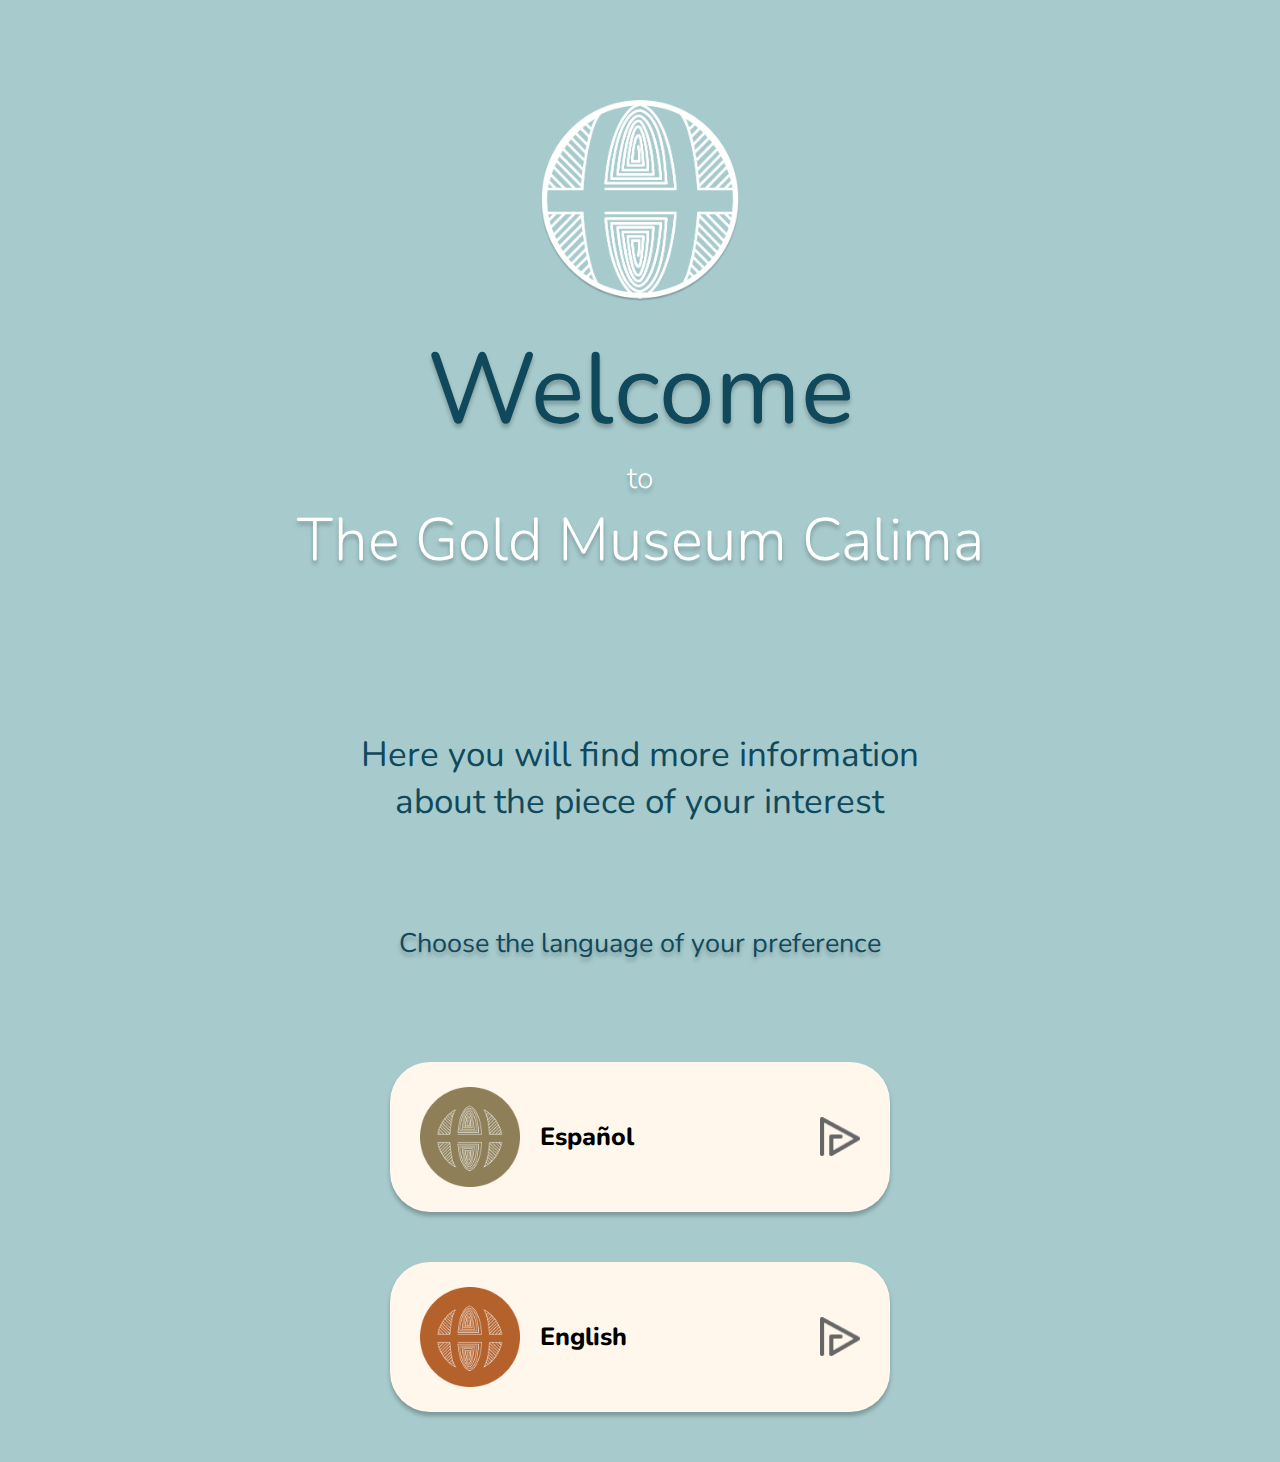
<file: index.html>
<!DOCTYPE html>
<html lang="en">

<head>
    <meta charset="UTF-8">
    <meta name="viewport" content="width=device-width, initial-scale=1.0">
    <meta http-equiv="X-UA-Compatible" content="ie=edge">
    <title>Museo del Oro - Extramjeros</title>
    <link rel="stylesheet" href="./src/index.css">
    <link href="https://fonts.googleapis.com/css?family=Nunito:300,400,700&display=swap" rel="stylesheet">
    <link rel="stylesheet" href="https://cdnjs.cloudflare.com/ajax/libs/animate.css/3.7.2/animate.min.css">

</head>

<body>


    <main class="contenido animated slideInDown">

        <div class=encabezado>

            <img src="./src/imagenes/logo.png" alt="" class="logo">
            <h1 class="titulo">Welcome</h1>
            <h6 class="to">to</h6>
            <h2 class="subtitulo">The Gold Museum Calima</h2>
        </div>

        <div class="main">

            <h3 class="descripcion">Here you will find more information about the piece of your interest</h3>
            <h5 class="instruccion">Choose the language of your preference</h5>

        </div>

        <div class="container">

            <div class="perfil">
                <div class="left">
                    <img src="./src/imagenes/Spanish.png" class="perfilIcon">
                    Español
                </div>
                <img src="./src/imagenes/Return.png" class="go">

            </div>

            <div class="perfil">
                <div class="left">
                    <img src="./src/imagenes/English.png" class="perfilIcon">
                    English
                </div>
                <img src="./src/imagenes/Return.png" class="go">

            </div>
    </main>

    <script src="./dependences/index.js"></script>

</body>

</html>
</file>
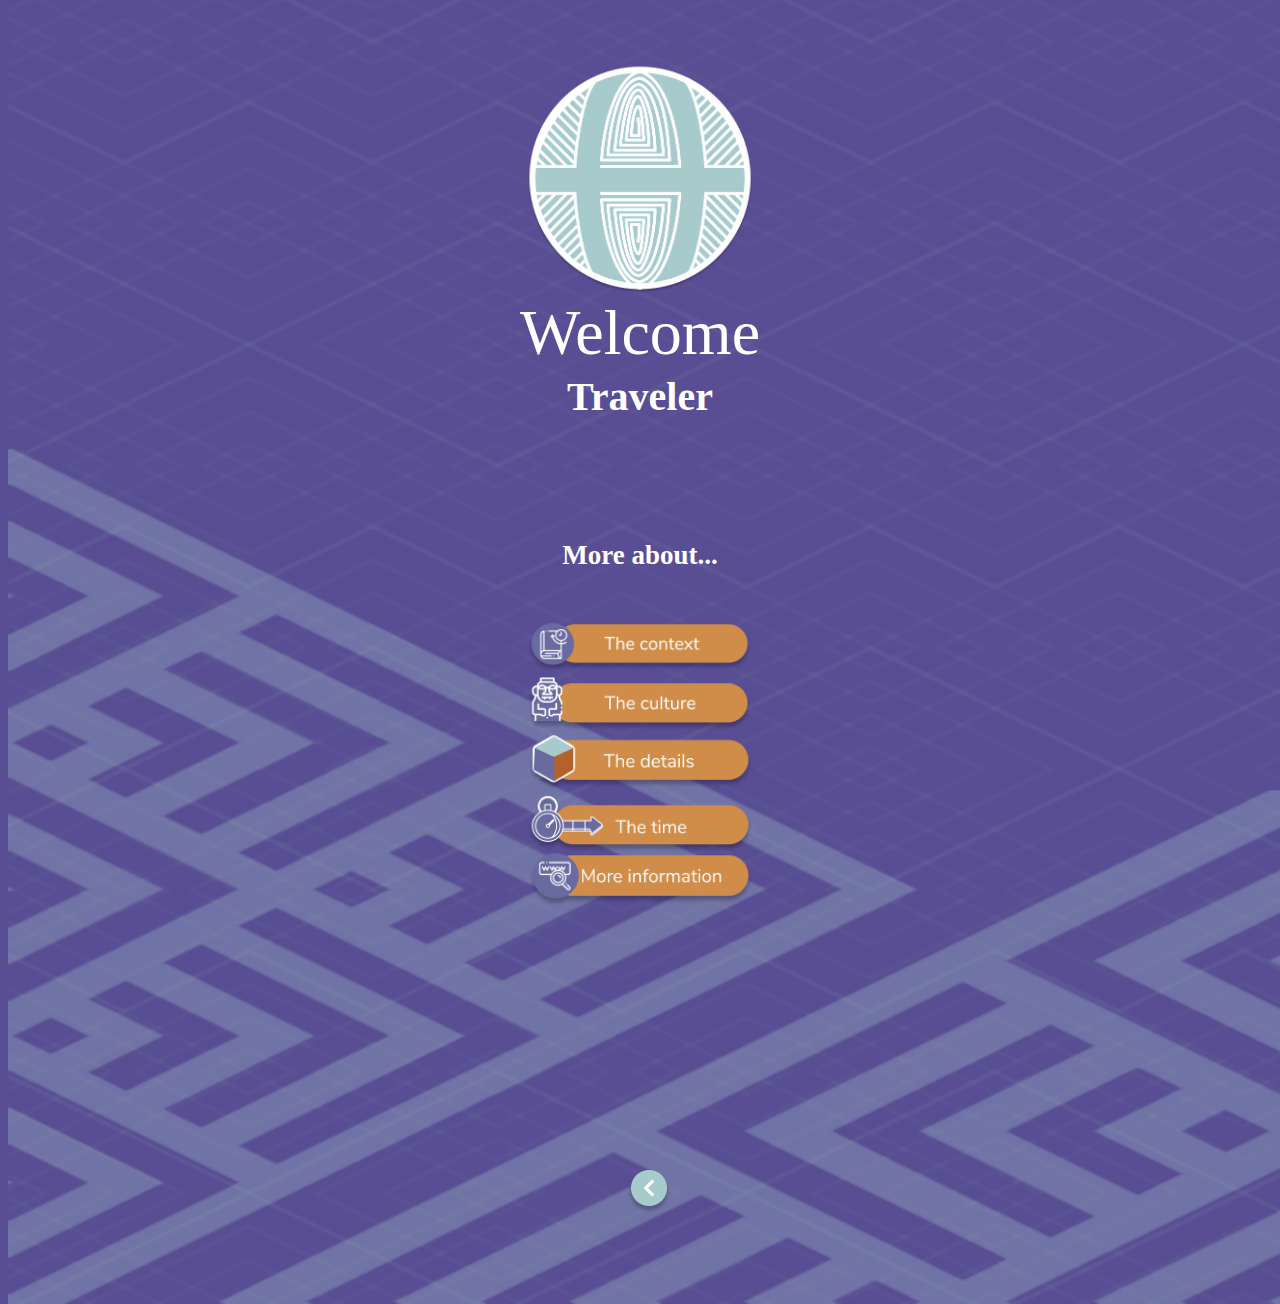
<file: pantalla1.html>
<!DOCTYPE html>
<html lang="en">
<head>
    <meta charset="UTF-8">
    <meta name="viewport" content="width=device-width, initial-scale=1.0">
    <meta http-equiv="X-UA-Compatible" content="ie=edge">
    <link rel="stylesheet" href="./src/style.css">
    <title>Eleccion</title>
</head>
<body>

        <div id="cuerpo">
                <img src="./src/imagenes/fondo.png" alt="fondo" class="fondo">
                <img src="./src/imagenes/logo.png" alt="logo" class="logo">
    
              
        </div>
        
        <div class="welcome">
                Welcome
        
            </div>
            <div class="traveler">
                 Traveler
            
                </div>
                <div id="moreabout">More about...</div>

                <div class="botones">
                    <a href="thecontext.html">
                            <img src="./src/imagenes/thecontext.png" alt="the context">
                        </a>
                        <a href=""></a>
                    <a href="theculture.html">  <img src="./src/imagenes/theculture.png" alt="the culture"></a>
                  <a href="thedetails.html">   <img src="./src/imagenes/thedetails.png" alt="the details"></a>
                    <img src="./src/imagenes/thetime.png" alt="the time">
                 
                    <img src="./src/imagenes/moreinfo.png" alt="more info">

                </div>

                <div class="volver">
                    <a href="inex.html"> <img src="./src/imagenes/volver1.png" alt="volver"></a>
                   
                </div>
    
</body>
</html>
</file>
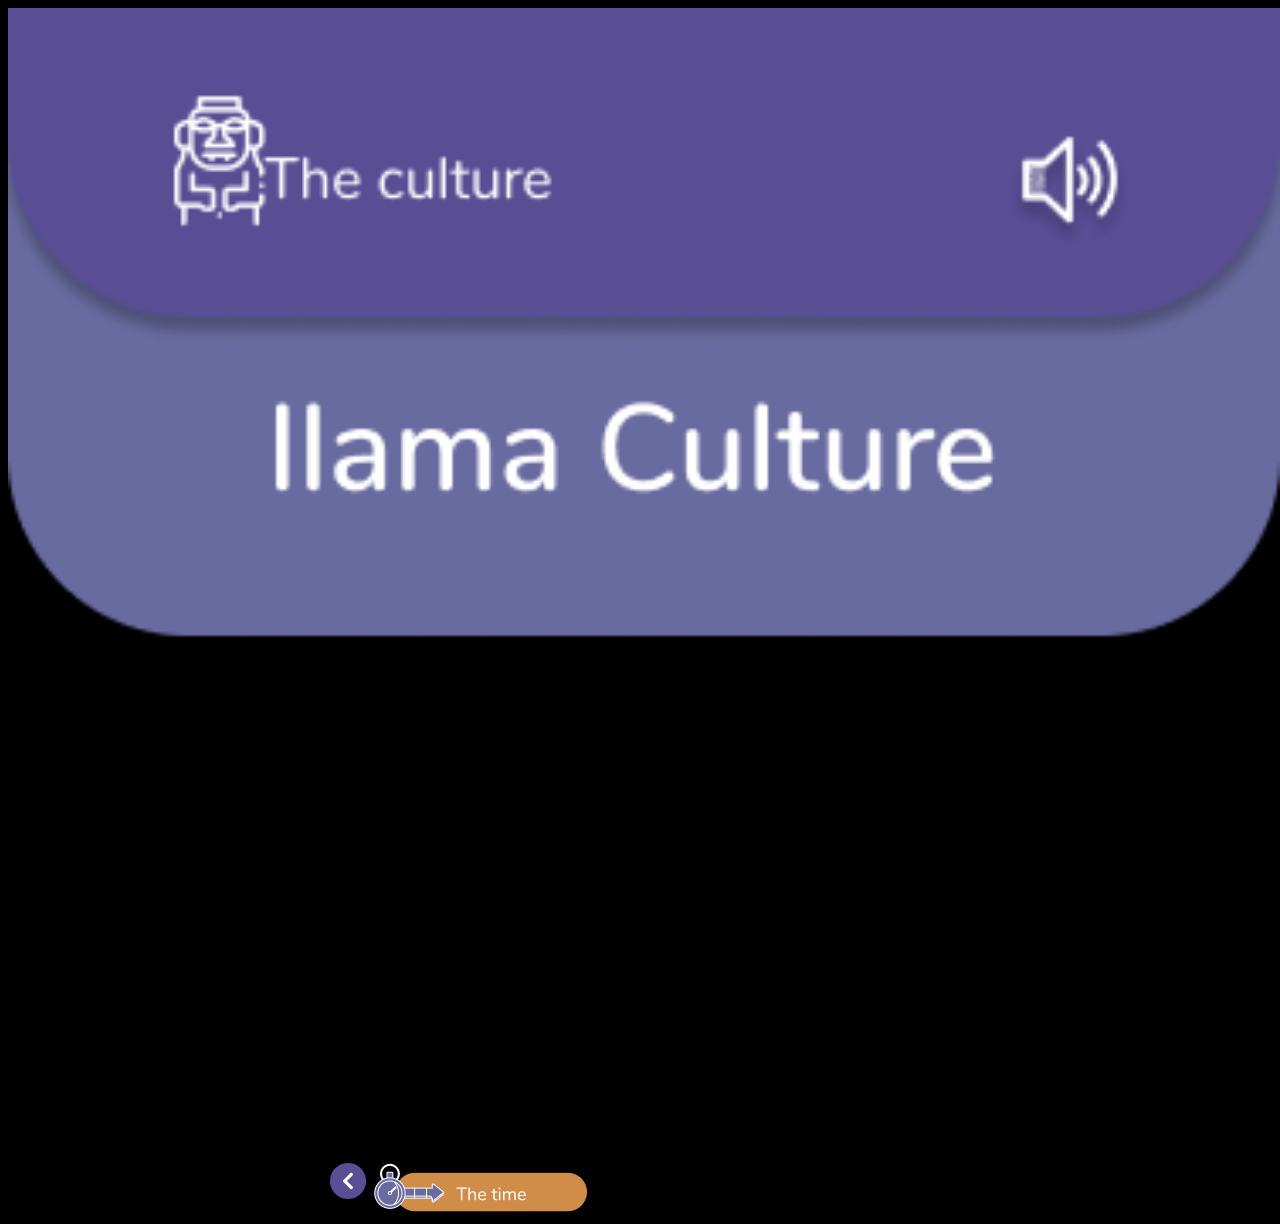
<file: theculture.html>
<!DOCTYPE html>
<html lang="en">
<head>
    <meta charset="UTF-8">
    <meta name="viewport" content="width=device-width, initial-scale=1.0">
    <meta http-equiv="X-UA-Compatible" content="ie=edge">
    <link rel="stylesheet" href="./src/style.css">
    <title>TheCulture</title>
</head>
<body class="bodyBlanco">
    <div class="contenido">
            <div class="imagen">
                    <img src="./src/imagenes/culture.png" alt="culture">
                </div>
                <div class="textos">Very little is known about the social, political and economic organization of the societies that lived in the Calima region during the Ilama period. It is not clear, for example, whether they used goldsmithery. However, their artistic representations suggest the existence of social relations of gender, power, and hierarchy. 
<br><br>
                        The Ilama period marks the beginning of the use of pottery in the Calima region. For these societies, the production of ceramic pieces was a way of materially expressing the world around them, that is to say, the main aspects that characterized their daily life. A great variety of human and animal forms as well as passages from everyday life such as maternity or body decoration were represented in ceramic vessels of great aesthetic quality.
                        <br><br>        
                        Felines, armadillos, owls, and pigeons were animals of the Calima region that the potters captured in realistic representations. Other fabulous beings, probably mythical, combine traits of human, feline, amphibian, bat and snake, perhaps with the intention of making own the strength, audacity, ferocity, and agility of these animals.
                        <br><br>
                    </div>
                        

                        <div class="botones2">
                                <a href="pantalla1.html"> <img src="./src/imagenes/volver2.png" alt="volver"></a>
                                   
                                    <a href="thetime.html"><img src="./src/imagenes/thetime.png" alt="theculture"></a>   
                                </div>
    </div>
    
</body>
</html>
</file>
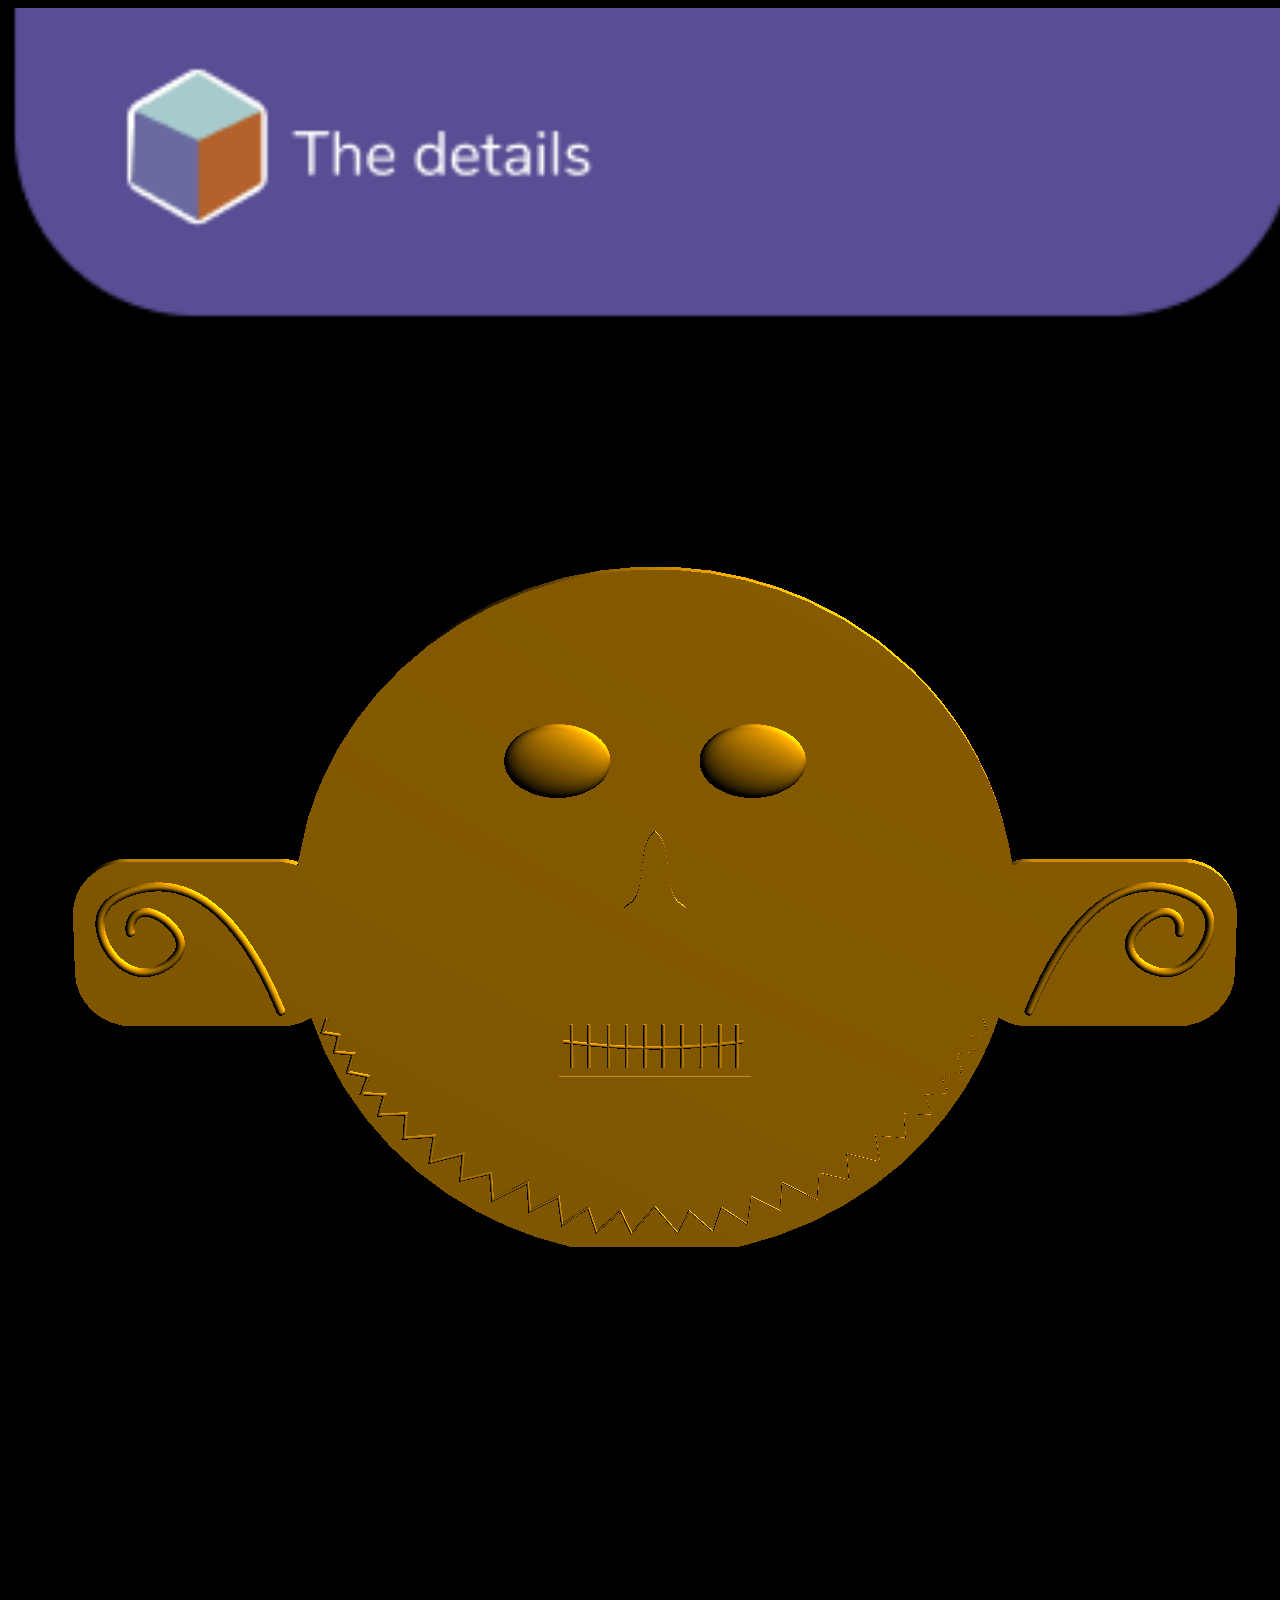
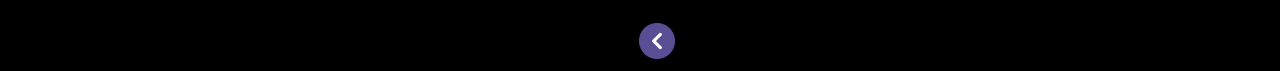
<file: thedetails.html>
<!DOCTYPE html>
<html lang="en">
<head>
    <meta charset="UTF-8">
    <meta name="viewport" content="width=device-width, initial-scale=1.0">
    <meta http-equiv="X-UA-Compatible" content="ie=edge">
    <link rel="stylesheet" href="./src/style.css">
    <title>theDetails</title>
</head>
<body class="bodyBlanco">
    <div class="contenido">
<div class="imagen">
    <img src="./src/imagenes/thedetailstittle.png" alt="theDetails">

    

   
    </div>


    
    <div id="container"></div>
		
		<script type="module">
			import * as THREE from './dependences/three.module.js';
			import Stats from './dependences/stats.module.js';
			import { ColladaLoader } from './dependences/ColladaLoader.js';
			import { TrackballControls } from './dependences/TrackballControls.js';
			var container, stats, clock;
            var camera, scene, renderer, elf,controls;
            var color;
			init();
			animate();
			function init() {
				container = document.getElementById( 'container' );
				camera = new THREE.PerspectiveCamera( 10, window.innerWidth / window.innerHeight, 8, 2000 );
				camera.position.set( 0, 3, 10);
				camera.lookAt( 0, 0, 0 );
				scene = new THREE.Scene();
                clock = new THREE.Clock();
                color = new THREE.Color("rgb(0%,0%,0%)");
				// loading manager
				var loadingManager = new THREE.LoadingManager( function () {
					scene.add( elf );
				} );
				// collada
				var loader = new ColladaLoader( loadingManager );
				loader.load( './models/collada/elf/Figura1-.dae', function ( collada ) {
					elf = collada.scene;
                } );
                
				//COLORES DE LA LUCES
				var ambientLight = new THREE.AmbientLight( 0xffffff, 4 );
				scene.add( ambientLight );
				var directionalLight = new THREE.DirectionalLight( 0xFFC900, 3 );
				directionalLight.position.set( 1,1, 1 ).normalize();
				scene.add(directionalLight)


				var directionalLight2 = new THREE.DirectionalLight( 0xFFC900, 3 );
				directionalLight2.position.set( 1,1, -1 ).normalize();
				scene.add(directionalLight2)
			

                
				//
				renderer = new THREE.WebGLRenderer();
				renderer.setPixelRatio( window.devicePixelRatio );
                renderer.setSize( window.innerWidth, window.innerHeight );
                container.appendChild( renderer.domElement );
				//
				stats = new Stats();
				controls = new TrackballControls( camera, renderer.domElement );
				//
				window.addEventListener( 'resize', onWindowResize, false );
			}
			function onWindowResize() {
				camera.aspect = window.innerWidth / window.innerHeight;
				camera.updateProjectionMatrix();
				renderer.setSize( window.innerWidth, window.innerHeight );
			}
			function animate() {
				requestAnimationFrame( animate );
				render();
				stats.update();
				controls.update();
				
			}
			function render() {
				var delta = clock.getDelta();
				/*if ( elf !== undefined ) {
					elf.rotation.z += delta * 0.5;
                }*/
                renderer.setClearColor(color,1);
                //console.log(renderer.getClearColor());
                renderer.render( scene, camera );
			}
        </script>
         <div class="volver">
             <a href="pantalla1.html">
            <img src="./src/imagenes/volver2.png" alt="volver"></a>
        </div></div>
</body>
</html>
</file>
<file: src/index.css>
* {
    margin: 0;
    user-select: none;

}

html {
    width: 100%;
    height: 100%;
}

body {
    width: 100%;
    height: 100%;
    display: flex;
    justify-content: center;
    background-color: #A7CBCD;
}

.contenido {
    display: flex;

    flex-direction: column;
    width: 80%;
    height: 100%;

}

.encabezado,
main {
    display: flex;
    flex-direction: column;

}

.logo {
    margin: 0 auto;
    margin-top: 100px;
    width: 200px;
}

.titulo {
    margin-top: 20px;
    text-align: center;
    font-family: Nunito;
    font-style: normal;
    font-weight: 400;
    font-size: 100px;
    color: #10495C;
    text-shadow: 0px 4px 4px rgba(0, 0, 0, 0.25);
}

.to {
    font-family: Nunito;
    font-style: normal;
    font-weight: 300;
    font-size: 30px;
    text-align: center;
    color: #FFFFFF;
    text-shadow: 0px 4px 4px rgba(0, 0, 0, 0.25);
}

.subtitulo {
    margin: 0 auto;

    width: 80%;
    font-family: Nunito;
    font-style: normal;
    font-weight: 300;
    font-size: 60px;
    text-align: center;
    color: #FFFFFF;
    text-shadow: 0px 4px 4px rgba(0, 0, 0, 0.25);
}

.descripcion {

    width: 60%;
    margin: 0 auto;
    margin-top: 150px;
    font-family: Nunito;
    font-style: normal;
    font-weight: normal;
    font-size: 35px;

    text-align: center;

    color: #10495C;
}

.instruccion {

    width: 60%;
    margin: 0 auto;
    margin-top: 100px;
    font-family: Nunito;
    font-style: normal;
    font-weight: normal;
    font-size: 27px;
    text-align: center;

    color: #10495C;

    text-shadow: 0px 4px 4px rgba(0, 0, 0, 0.25);

}


.container {

    display: flex;
    margin-top: 0 auto;


    width: 100%;
    flex-direction: column;
    margin-top: 100px;

}

.perfil {

    margin: 0 auto;
    margin-bottom: 50px;

    display: flex;

    align-items: center;
    width: 500px;
    height: 150px;
    background: #FFF7EC;

    box-shadow: 0px 4px 4px rgba(0, 0, 0, 0.25);
    border-radius: 40px;
    border-style: solid;
    border-width: 0;
    border-color: rgb(235, 153, 59);


    font-family: 'Nunito', sans-serif;
    font-size: 25px;
    font-weight: 800;



    justify-content: space-between;

}

.perfilIcon {
    padding-left: 30px;
    padding-right: 20px;
    width: 100px;
    -webkit-transition: width 0.5s ease-in-out;
    -o-transition: width 0.5s ease-in-out;
    transition: width 0.5s ease-in-out;

}

.left {
    display: -webkit-box;
    display: -ms-flexbox;
    display: flex;
    -webkit-box-orient: horizontal;
    -webkit-box-direction: normal;
    -ms-flex-direction: row;
    flex-direction: row;
    -webkit-box-align: center;
    -ms-flex-align: center;
    align-items: center;

}

.go {
    width: 40px;
    padding-right: 30px;
    -webkit-transition: width 0.5s ease-in-out;
    -o-transition: width 0.5s ease-in-out;
    transition: width 0.5s ease-in-out;
    cursor: pointer;
}


@media(max-width:700px) {


    .logo {
        margin-top: 40px;
        width: 120px;
    }



    .titulo {
        font-size: 40px;
    }

    .to {
        font-size: 15px;
    }

    .subtitulo {
        width: 100%;
        font-size: 30px;

    }

    .descripcion {
        margin-top: 30px;
        font-size: 20px;
        width: 100%;
    }

    .instruccion {
        margin-top: 40px;
        font-size: 17px;
        width: 100%;
    }

    .container {
        margin-top: 50px;
    }

    .perfil {
        margin-top: 0px;
        font-size: 15px;
        width: 270px;
        height: 80px;
        margin-bottom: 20px;
    }

    .perfilIcon {
        padding-left: 10px;
        padding-right: 10px;
      
        width: 70px;
    }

    .go {
        width: 30px;
    }
}
</file>
<file: src/style.css>
header {
    width: 100%;
    height: 10%;
    background: red;
}

body {
    text-align: center;
    width: 100%;
    background: #594d94;
    display: block;

}


.logo {
    position: absolute;
    display: block;
    width: 25vh;

    left: 50%;
    top: 20%;
    transform: translate(-50%, -50%);

}

.fondo {
    position: absolute;

    transform: translate(-50%, -4%);

    width: 100%;
    height: 150%;
}

.cuerpo{
    display: flex;
}

.welcome {

    font-family: Nunito;
    font-weight: 300;
    font-style: normal;
    color: #FFFFFF;
    font-size: 400%;

    position: absolute;
    display: flex;
    transform: translate(-50%, -50%);

    left: 50%;
    top: 37%;


}

.traveler {

    font-family: Nunito;
    font-style: normal;
    font-weight: bold;
    color: #FFFFFF;
    font-size: 250%;
    display: flex;
    position: absolute;
   
    transform: translate(-50%, -50%);

    left: 50%;
    top: 44%;


}



.fondoIndex {

    display: -webkit-box;
    display: -ms-flexbox;
    display: flex;
    -webkit-box-orient: vertical;
    -webkit-box-direction: normal;
    -ms-flex-direction: column;
    flex-direction: column;
    width: 100%;
    height: 100%;
    background-color: #EDEDED;

    background-color: #A7CBCD;

}

#primerparrafo {
    position: absolute;
    font-family: Nunito;
    font-style: normal;
    font-weight: bold;
    color: #FFFFFF;
    font-size: 160%;
    text-align: center;
    top: 55%;
    left: 15%;
    right: 15%;
}

#segundoparrafo {
    position: absolute;
    font-family: Nunito;
    font-style: normal;
    font-weight: bold;
    color: #FFFFFF;
    font-size: 160%;
    text-align: center;

    top: 85%;
    left: 15%;
    right: 15%;
}

#español {
    position: absolute;
    top: 108%;
    left: 24%;
    width: 25%;
}

#ingles {
    position: absolute;
    top: 110%;
    left: 57%;
    width: 25%;
}

.botones {

    display: flex;
    flex-direction: column;
    position: absolute;
    transform: translate(-50%, -50%);
    top: 85%;
    left: 50%;




}

.botones img {
    width: 100%;
}

.volver {
    position: absolute;
    top: 130%;
    left: 49%;

}

.volver img {
    width: 100%;
}

#moreabout {
    position: absolute;
    font-family: Nunito;
    font-style: normal;
    font-weight: bold;
    color: #FFFFFF;
    font-size: 3vh;
    text-align: center;

    top: 60%;
    left: 15%;
    right: 15%;

}

.imagen {

    width: 100%;
}

.imagen img {
    width: 100%;
}


.textos {

    font-family: Nunito;
    font-style: normal;

    color: black;
    font-size: 3vh;
    text-align: center;
    text-justify: distribute-all-lines;

    margin-left: 10%;
    margin-right: 10%;

    right: 15%;
}

.titulos {
    font-weight: bold;

}

.bodyBlanco {
    text-align: center;
    width: 100%;
    background: rgb(0, 0, 0);
    display: block;
}

.contenido {
    display: flex;
    flex-direction: column;
    position: absolute;
    text-align: center;



}

.botones2 {
    text-align: center;
    display: flex;
    flex-direction: row;

    transform: translate(25%);

}

.controles {

    display: flex;

    flex-direction: row;
    margin: auto;
}

.boton {

    display: none;
    margin-left: 30px;
    text-align: center;
    color: #FFFFFF;
    line-height: 40px;
    border-radius: 10px;
    width: 100px;
    height: 40px;
    background-color: #594d94;
}

.boton.activated {
    display: block;

}

.reproducir {

    height: 40px;
    margin-top: 15px;
    margin-left: 20px;
}

.reproducirI {
    display: none;
    height: 40px;
    margin-top: 15px;
}

.reproducirI.activated {
    display: block;
}






@media (max-width: 750px) {


    .perfil {
        width: 370px;
        height: 90px;
        font-size: 17px;
        -webkit-transition: width 0.5s ease-in-out, height 0.5s ease-in-out, font-size 0.5s ease-in-out;
        -o-transition: width 0.5s ease-in-out, height 0.5s ease-in-out, font-size 0.5s ease-in-out;
        transition: width 0.5s ease-in-out, height 0.5s ease-in-out, font-size 0.5s ease-in-out;

    }

    .perfilIcon {

        padding-right: 12px;
        width: 80px;
        -webkit-transition: width 0.5s ease-in-out;
        -o-transition: width 0.5s ease-in-out;
        transition: width 0.5s ease-in-out;

    }

    .go {
        width: 26px;
        -webkit-transition: width 0.5s ease-in-out;
        -o-transition: width 0.5s ease-in-out;
        transition: width 0.5s ease-in-out;

    }
}



@media (max-width: 500px) {

    .perfil {
        width: 220px;
        height: 70px;
        font-size: 12px;
        -webkit-transition: width 0.5s ease-in-out, height 0.5s ease-in-out, font-size 0.5s ease-in-out;
        -o-transition: width 0.5s ease-in-out, height 0.5s ease-in-out, font-size 0.5s ease-in-out;
        transition: width 0.5s ease-in-out, height 0.5s ease-in-out, font-size 0.5s ease-in-out;

    }

    .perfilIcon {
        padding-left: 10px;
        padding-right: 10px;
        width: 60px;
        -webkit-transition: width 0.5s ease-in-out;
        -o-transition: width 0.5s ease-in-out;
        transition: width 0.5s ease-in-out;

    }

    .go {
        width: 20px;
        padding-right: 15px;
        -webkit-transition: width 0.5s ease-in-out;
        -o-transition: width 0.5s ease-in-out;
        transition: width 0.5s ease-in-out;

    }
}



@media (max-width: 250px) {

    .perfil {
        width: 150px;
        height: 60px;
        font-size: 10px;
        -webkit-transition: width 0.5s ease-in-out, height 0.5s ease-in-out, font-size 0.5s ease-in-out;
        -o-transition: width 0.5s ease-in-out, height 0.5s ease-in-out, font-size 0.5s ease-in-out;
        transition: width 0.5s ease-in-out, height 0.5s ease-in-out, font-size 0.5s ease-in-out;
    }

    .perfilIcon {
        padding-left: 5px;
        padding-right: 5px;
        width: 50px;
        -webkit-transition: width 0.5s ease-in-out;
        -o-transition: width 0.5s ease-in-out;
        transition: width 0.5s ease-in-out;
    }

    .go {
        width: 15px;
        padding-right: 10px;
        -webkit-transition: width 0.5s ease-in-out;
        -o-transition: width 0.5s ease-in-out;
        transition: width 0.5s ease-in-out;
    }

}
</file>
